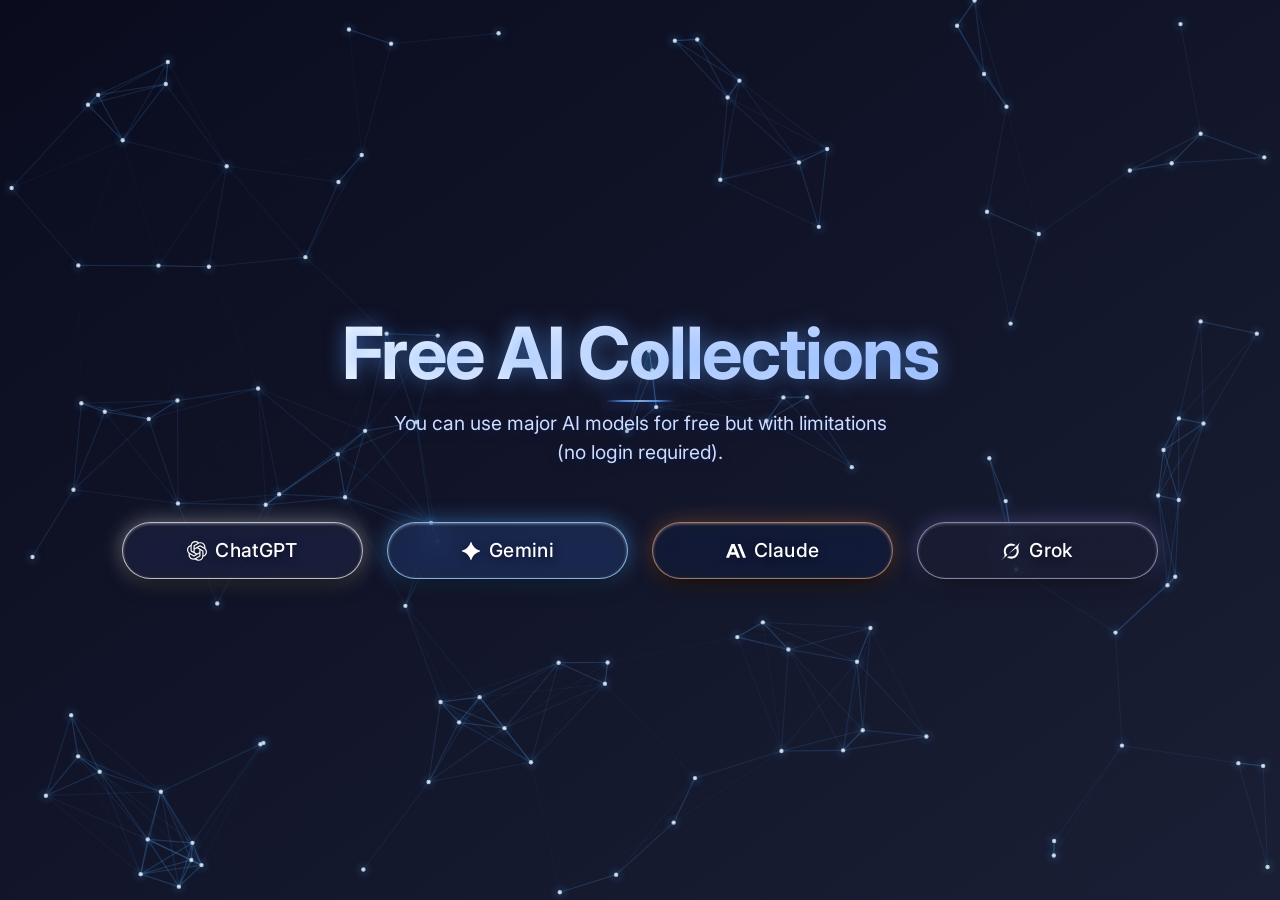
<file: index.html>
<!DOCTYPE html>
<html lang="en">
<head>
    <meta charset="UTF-8">
    <meta name="viewport" content="width=device-width, initial-scale=1.0">
    <title>Free AI Collections</title>
    <link rel="preconnect" href="https://fonts.googleapis.com">
    <link rel="preconnect" href="https://fonts.gstatic.com" crossorigin>
    <link href="https://fonts.googleapis.com/css2?family=Inter:opsz,wght@14..32,300;14..32,400;14..32,600;14..32,700&display=swap" rel="stylesheet">
    <style>
        ::selection {
            background: #b8ddff;
            color: #0a0c1e;
        }
        * {
            margin: 0;
            padding: 0;
            box-sizing: border-box;
        }

        html, body {
            height: 100vh;
            width: 100%;
            overflow: hidden;
        }

        body {
            display: flex;
            flex-direction: column;
            font-family: 'Inter', system-ui, sans-serif;
            background: linear-gradient(145deg, #0a0c1e 0%, #1a1f35 100%);
            color: #eef3fc;
            line-height: 1.5;
            position: relative;
        }

        #particle-canvas {
            position: fixed;
            top: 0;
            left: 0;
            width: 100%;
            height: 100%;
            z-index: 0;
            pointer-events: none;
            opacity: 0.9;
        }

        .top-spacer, .bottom-spacer {
            flex: 1;
            pointer-events: none;
            z-index: 1;
            position: relative;
        }

        .content {
            flex-shrink: 0;
            text-align: center;
            padding: 1rem 2rem 1.5rem;
            display: flex;
            flex-direction: column;
            align-items: center;
            justify-content: center;
            width: 100%;
            max-width: 1100px;
            margin: 0 auto;
            position: relative;
            z-index: 2;
        }

        h1 {
            font-size: clamp(2.2rem, 10vw, 4.5rem);
            font-weight: 700;
            margin-bottom: 0.4rem;
            background: linear-gradient(135deg, #ffffff, #b0c8ff);
            -webkit-background-clip: text;
            -webkit-text-fill-color: transparent;
            background-clip: text;
            letter-spacing: -0.02em;
            line-height: 1.1;
            text-shadow: 0 0 20px rgba(90, 160, 255, 0.5);
            animation: fadeUp 0.7s ease-out;
        }

        h1::after {
            content: '';
            display: block;
            width: 70px;
            height: 2px;
            background: linear-gradient(90deg, transparent, #5b9aff, #a0c8ff, #5b9aff, transparent);
            margin: 0.5rem auto 0;
            border-radius: 2px;
            opacity: 0.8;
            box-shadow: 0 0 15px #3f7eff;
        }

        .subtitle {
            font-size: clamp(0.9rem, 3.5vw, 1.2rem);
            max-width: 650px;
            margin-bottom: 2rem;
            color: #cfdcff;
            font-weight: 400;
            text-shadow: 0 2px 10px rgba(0, 40, 100, 0.7);
            animation: fadeUp 0.7s ease-out 0.1s both;
        }

        .button-group {
            display: grid;
            grid-template-columns: repeat(4, minmax(0, 1fr));
            gap: 1.5rem;
            margin-top: 1.5rem;
            animation: fadeUp 0.7s ease-out 0.2s both;
            position: relative;
            z-index: 5;
            width: 100%;
        }

        .btn {
            display: inline-flex;
            align-items: center;
            justify-content: center;
            padding: 0.8rem 2.2rem;
            border-radius: 60px;
            font-size: 1.2rem;
            font-weight: 500;
            text-decoration: none;
            color: #ffffff;
            backdrop-filter: blur(12px) saturate(180%);
            -webkit-backdrop-filter: blur(12px) saturate(180%);
            border: 1px solid rgba(110, 180, 255, 0.5);
            text-shadow: 0 2px 8px rgba(0, 0, 0, 0.5);
            transition: transform 0.2s ease, box-shadow 0.3s ease, background-color 0.2s, border-color 0.2s;
            cursor: pointer;
            text-align: center;
            letter-spacing: 0.3px;
            box-shadow: inset 0 1px 3px rgba(255,255,255,0.3), 0 10px 22px -8px rgba(0,0,0,0.5), 0 0 15px rgba(70, 140, 255, 0.4);
            background-color: rgba(20, 30, 50, 0.4);
            position: relative;
            z-index: 5;
            gap: 8px;
            width: 100%;
            min-width: 0;
            white-space: nowrap;
        }

        .btn svg {
            width: 20px;
            height: 20px;
            flex-shrink: 0;
            transition: filter 0.2s ease;
            filter: drop-shadow(0 2px 4px rgba(0, 0, 0, 0.3));
        }

        .btn[href*="chatgpt"] {
            border-color: rgba(255, 255, 255, 0.7);
            box-shadow: inset 0 1px 3px rgba(255,255,255,0.4), 0 10px 22px -8px #000, 0 0 20px rgba(255, 255, 255, 0.4);
            background-color: rgba(50, 55, 70, 0.3);
        }
        .btn[href*="gemini"] {
            border-color: rgba(150, 200, 255, 0.85);
            box-shadow: inset 0 1px 3px rgba(255,255,255,0.4), 0 10px 22px -8px #000, 0 0 20px rgba(80, 170, 255, 0.5);
            background-color: rgba(40, 65, 110, 0.4);
        }
        .btn[href*="claude"] {
            border-color: rgba(230, 160, 120, 0.7);
            box-shadow: inset 0 1px 3px rgba(255,225,200,0.4), 0 10px 22px -8px #000, 0 0 20px rgba(255, 140, 60, 0.3);
        }
        .btn[href*="grok"] {
            border-color: rgba(180, 180, 220, 0.7);
            background-color: rgba(30, 30, 45, 0.6);
            box-shadow: inset 0 1px 3px rgba(220,220,255,0.3), 0 10px 22px -8px #000, 0 0 20px rgba(160, 160, 255, 0.3);
        }

        .btn:hover {
            transform: translateY(-3px) scale(1.02);
        }

        .btn:hover svg {
            filter: drop-shadow(0 0 8px currentColor);
        }

        .btn[href*="chatgpt"]:hover {
            border-color: rgba(255, 255, 255, 1);
            box-shadow: inset 0 1px 4px white, 0 15px 28px -10px #ffffff, 0 0 30px rgba(255, 255, 255, 0.8);
            background-color: rgba(255, 255, 255, 0.15);
        }
        .btn[href*="gemini"]:hover {
            border-color: #c8e2ff;
            box-shadow: inset 0 1px 4px white, 0 15px 28px -10px #7ab0ff, 0 0 30px #8ab8ff;
            background-color: rgba(90, 160, 250, 0.25);
        }
        .btn[href*="claude"]:hover {
            border-color: #fcd2b0;
            box-shadow: inset 0 1px 4px #ffdec6, 0 15px 28px -10px #d97c3a, 0 0 30px #ffa75e;
            background-color: rgba(210, 130, 80, 0.3);
        }
        .btn[href*="grok"]:hover {
            border-color: #d8d8ff;
            box-shadow: inset 0 1px 4px #efefff, 0 15px 28px -10px #a28eff, 0 0 30px #bdb0ff;
            background-color: rgba(140, 120, 210, 0.3);
        }

        .btn:active {
            transform: translateY(-1px);
            transition: transform 0.05s;
        }

        .btn:focus-visible {
            outline: 2px solid #5b9aff;
            outline-offset: 4px;
        }

        @keyframes fadeUp {
            0% { opacity: 0; transform: translateY(15px); }
            100% { opacity: 1; transform: translateY(0); }
        }

        @media (max-width: 550px) {
            .content {
                padding: 0.5rem 1rem 1rem;
            }
            .button-group {
                grid-template-columns: repeat(2, 1fr);
                gap: 1rem;
            }
            .btn {
                padding: 0.7rem 1.5rem;
                font-size: 1.1rem;
            }
            h1 {
                font-size: clamp(2rem, 9vw, 3.5rem);
            }
        }

        @media (max-width: 380px) {
            .btn {
                white-space: normal;
                padding: 0.6rem 0.8rem;
            }
        }
    </style>
</head>
<body>
    <canvas id="particle-canvas"></canvas>

    <div class="top-spacer" aria-hidden="true"></div>

    <div class="content">
        <h1>Free AI Collections</h1>
        <p class="subtitle">You can use major AI models for free but with limitations <span style="white-space: nowrap;">(no login required).</span></p>

        <div class="button-group">
            <a href="./chatgpt" class="btn">
                <svg fill="white" fill-rule="evenodd" viewBox="0 0 24 24" xmlns="http://www.w3.org/2000/svg">
                    <title>ChatGPT</title>
                    <path d="M9.205 8.658v-2.26c0-.19.072-.333.238-.428l4.543-2.616c.619-.357 1.356-.523 2.117-.523 2.854 0 4.662 2.212 4.662 4.566 0 .167 0 .357-.024.547l-4.71-2.759a.797.797 0 00-.856 0l-5.97 3.473zm10.609 8.8V12.06c0-.333-.143-.57-.429-.737l-5.97-3.473 1.95-1.118a.433.433 0 01.476 0l4.543 2.617c1.309.76 2.189 2.378 2.189 3.948 0 1.808-1.07 3.473-2.76 4.163zM7.802 12.703l-1.95-1.142c-.167-.095-.239-.238-.239-.428V5.899c0-2.545 1.95-4.472 4.591-4.472 1 0 1.927.333 2.712.928L8.23 5.067c-.285.166-.428.404-.428.737v6.898zM12 15.128l-2.795-1.57v-3.33L12 8.658l2.795 1.57v3.33L12 15.128zm1.796 7.23c-1 0-1.927-.332-2.712-.927l4.686-2.712c.285-.166.428-.404.428-.737v-6.898l1.974 1.142c.167.095.238.238.238.428v5.233c0 2.545-1.974 4.472-4.614 4.472zm-5.637-5.303l-4.544-2.617c-1.308-.761-2.188-2.378-2.188-3.948A4.482 4.482 0 014.21 6.327v5.423c0 .333.143.571.428.738l5.947 3.449-1.95 1.118a.432.432 0 01-.476 0zm-.262 3.9c-2.688 0-4.662-2.021-4.662-4.519 0-.19.024-.38.047-.57l4.686 2.71c.286.167.571.167.856 0l5.97-3.448v2.26c0 .19-.07.333-.237.428l-4.543 2.616c-.619.357-1.356.523-2.117.523zm5.899 2.83a5.947 5.947 0 005.827-4.756C22.287 18.339 24 15.84 24 13.296c0-1.665-.713-3.282-1.998-4.448.119-.5.19-.999.19-1.498 0-3.401-2.759-5.947-5.946-5.947-.642 0-1.26.095-1.88.31A5.962 5.962 0 0010.205 0a5.947 5.947 0 00-5.827 4.757C1.713 5.447 0 7.945 0 10.49c0 1.666.713 3.283 1.998 4.448-.119.5-.19 1-.19 1.499 0 3.401 2.759 5.946 5.946 5.946.642 0 1.26-.095 1.88-.309a5.96 5.96 0 004.162 1.713z"></path>
                </svg>
                ChatGPT
            </a>
            <a href="./gemini" class="btn">
                <svg fill="white" fill-rule="evenodd" viewBox="0 0 24 24" xmlns="http://www.w3.org/2000/svg">
                    <title>Gemini</title>
                    <path d="M20.616 10.835a14.147 14.147 0 01-4.45-3.001 14.111 14.111 0 01-3.678-6.452.503.503 0 00-.975 0 14.134 14.134 0 01-3.679 6.452 14.155 14.155 0 01-4.45 3.001c-.65.28-1.318.505-2.002.678a.502.502 0 000 .975c.684.172 1.35.397 2.002.677a14.147 14.147 0 014.45 3.001 14.112 14.112 0 013.679 6.453.502.502 0 00.975 0c.172-.685.397-1.351.677-2.003a14.145 14.145 0 013.001-4.45 14.113 14.113 0 016.453-3.678.503.503 0 000-.975 13.245 13.245 0 01-2.003-.678z"></path>
                </svg>
                Gemini
            </a>
            <a href="./claude" class="btn">
                <svg fill="white" fill-rule="evenodd" viewBox="0 0 24 24" xmlns="http://www.w3.org/2000/svg">
                    <title>Claude</title>
                    <path d="M13.827 3.52h3.603L24 20h-3.603l-6.57-16.48zm-7.258 0h3.767L16.906 20h-3.674l-1.343-3.461H5.017l-1.344 3.46H0L6.57 3.522zm4.132 9.959L8.453 7.687 6.205 13.48H10.7z"></path>
                </svg>
                Claude
            </a>
            <a href="./grok" class="btn">
                <svg fill="white" fill-rule="evenodd" viewBox="0 0 24 24" xmlns="http://www.w3.org/2000/svg">
                    <title>Grok</title>
                    <path d="M9.27 15.29l7.978-5.897c.391-.29.95-.177 1.137.272.98 2.369.542 5.215-1.41 7.169-1.951 1.954-4.667 2.382-7.149 1.406l-2.711 1.257c3.889 2.661 8.611 2.003 11.562-.953 2.341-2.344 3.066-5.539 2.388-8.42l.006.007c-.983-4.232.242-5.924 2.75-9.383.06-.082.12-.164.179-.248l-3.301 3.305v-.01L9.267 15.292M7.623 16.723c-2.792-2.67-2.31-6.801.071-9.184 1.761-1.763 4.647-2.483 7.166-1.425l2.705-1.25a7.808 7.808 0 00-1.829-1A8.975 8.975 0 005.984 5.83c-2.533 2.536-3.33 6.436-1.962 9.764 1.022 2.487-.653 4.246-2.34 6.022-.599.63-1.199 1.259-1.682 1.925l7.62-6.815"></path>
                </svg>
                Grok
            </a>
        </div>
    </div>

    <div class="bottom-spacer" aria-hidden="true"></div>

    <script>
        (function() {
            const canvas = document.getElementById('particle-canvas');
            const ctx = canvas.getContext('2d');
            
            let width, height;
            let particles = [];
            const PARTICLE_COUNT = 120;
            const MAX_DIST = 150;
            const MOUSE_RADIUS = 120;
            let mouseX = -1000, mouseY = -1000;
            let mouseActive = false;

            function initParticles() {
                particles = [];
                for (let i = 0; i < PARTICLE_COUNT; i++) {
                    particles.push({
                        x: Math.random() * width,
                        y: Math.random() * height,
                        vx: (Math.random() - 0.5) * 0.4,
                        vy: (Math.random() - 0.5) * 0.4,
                    });
                }
            }

            function resizeCanvas() {
                width = window.innerWidth;
                height = window.innerHeight;
                canvas.width = width;
                canvas.height = height;
                initParticles();
            }

            function updateParticles() {
                for (let p of particles) {
                    if (mouseActive) {
                        const dx = p.x - mouseX;
                        const dy = p.y - mouseY;
                        const dist = Math.sqrt(dx * dx + dy * dy);
                        if (dist < MOUSE_RADIUS) {
                            const angle = Math.atan2(dy, dx);
                            const force = (1 - dist / MOUSE_RADIUS) * 0.3;
                            p.x += Math.cos(angle) * force * 2;
                            p.y += Math.sin(angle) * force * 2;
                            p.vx += (Math.random() - 0.5) * 0.05;
                            p.vy += (Math.random() - 0.5) * 0.05;
                        }
                    }

                    p.x += p.vx;
                    p.y += p.vy;

                    if (p.x < 0) { p.x = 0; p.vx *= -0.5; }
                    if (p.x > width) { p.x = width; p.vx *= -0.5; }
                    if (p.y < 0) { p.y = 0; p.vy *= -0.5; }
                    if (p.y > height) { p.y = height; p.vy *= -0.5; }

                    p.vx += (Math.random() - 0.5) * 0.02;
                    p.vy += (Math.random() - 0.5) * 0.02;

                    p.vx = Math.min(Math.max(p.vx, -1.2), 1.2);
                    p.vy = Math.min(Math.max(p.vy, -1.2), 1.2);
                }
            }

            function draw() {
                ctx.clearRect(0, 0, width, height);

                for (let i = 0; i < particles.length; i++) {
                    for (let j = i + 1; j < particles.length; j++) {
                        const dx = particles[i].x - particles[j].x;
                        const dy = particles[i].y - particles[j].y;
                        const dist = Math.sqrt(dx * dx + dy * dy);
                        if (dist < MAX_DIST) {
                            const opacity = (1 - dist / MAX_DIST) * 0.35;
                            ctx.strokeStyle = `rgba(80, 170, 255, ${opacity})`;
                            ctx.lineWidth = 1.2;
                            ctx.beginPath();
                            ctx.moveTo(particles[i].x, particles[i].y);
                            ctx.lineTo(particles[j].x, particles[j].y);
                            ctx.stroke();
                        }
                    }
                }

                for (let p of particles) {
                    ctx.beginPath();
                    ctx.arc(p.x, p.y, 2.2, 0, Math.PI * 2);
                    ctx.fillStyle = 'rgba(210, 235, 255, 0.9)';
                    ctx.shadowColor = '#6ab0ff';
                    ctx.shadowBlur = 10;
                    ctx.fill();
                    ctx.beginPath();
                    ctx.arc(p.x, p.y, 1, 0, Math.PI * 2);
                    ctx.fillStyle = 'white';
                    ctx.shadowBlur = 15;
                    ctx.fill();
                }
                ctx.shadowBlur = 0;
            }

            function animate() {
                updateParticles();
                draw();
                requestAnimationFrame(animate);
            }

            function onMouseMove(e) {
                mouseX = e.clientX;
                mouseY = e.clientY;
                mouseActive = true;
            }
            function onMouseLeave() {
                mouseActive = false;
            }
            function onTouchMove(e) {
                if (e.touches.length > 0) {
                    mouseX = e.touches[0].clientX;
                    mouseY = e.touches[0].clientY;
                    mouseActive = true;
                }
            }
            function onTouchEnd() {
                mouseActive = false;
            }

            document.addEventListener('mousemove', onMouseMove);
            document.addEventListener('mouseleave', onMouseLeave);
            document.addEventListener('touchmove', onTouchMove);
            document.addEventListener('touchend', onTouchEnd);
            document.addEventListener('touchcancel', onTouchEnd);

            window.addEventListener('resize', () => {
                resizeCanvas();
            });

            resizeCanvas();
            animate();
        })();
    </script>
</body>
</html>
</file>
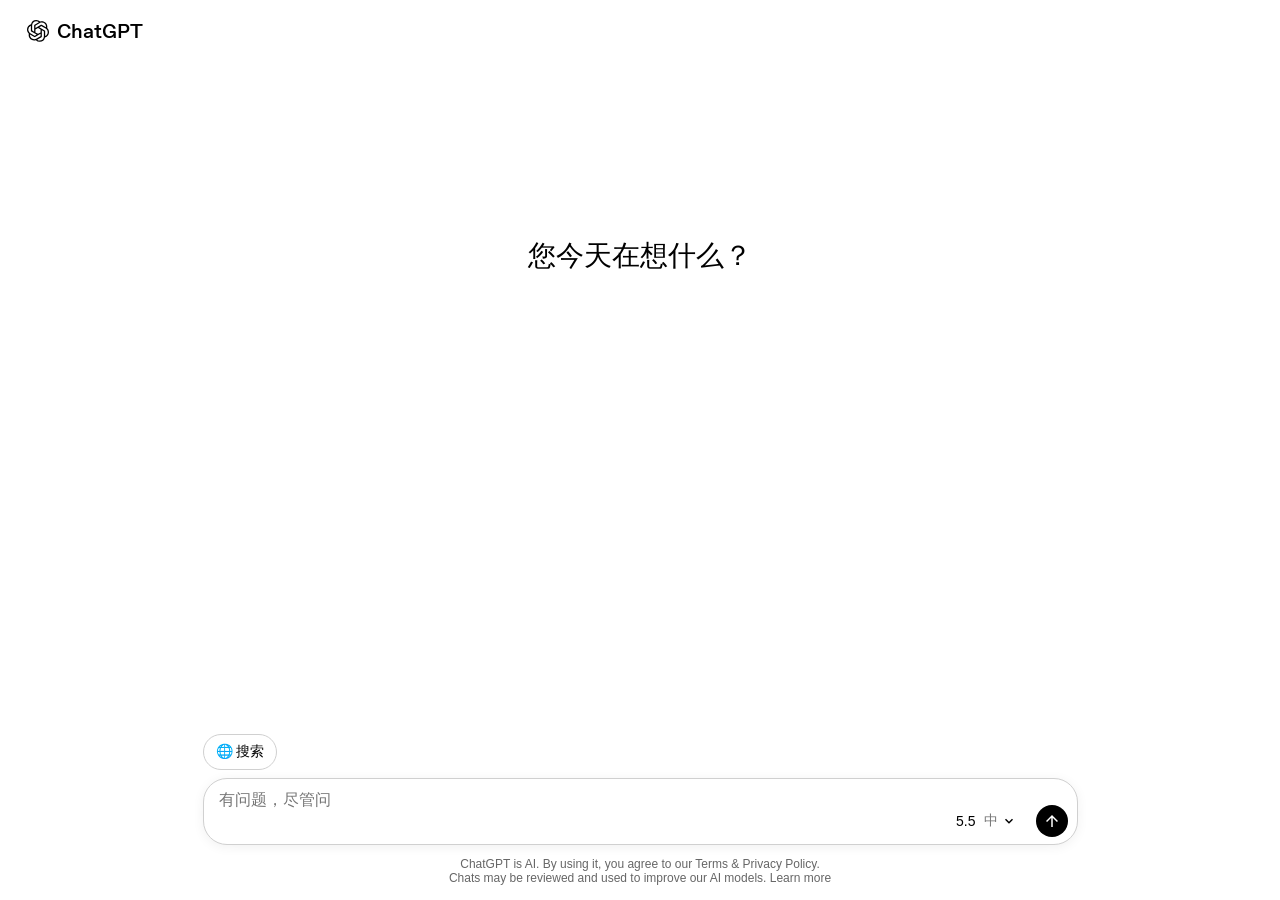
<file: chatgpt/index.html>
<!DOCTYPE html>
<html lang="zh-CN">
<head>
    <meta charset="UTF-8">
    <title>ChatGPT</title>
    <meta name="viewport" content="width=device-width, initial-scale=1.0, maximum-scale=1.0, user-scalable=no">
    <link rel="icon" href="favicon.png" type="image/png">
    <link rel="stylesheet" href="/lib/katex/katex.min.css">
    <script src="/lib/katex/katex.min.js"></script>
    <script src="https://js.puter.com/v2/"></script>
    <script src="/lib/marked.min.js"></script>
    <link rel="stylesheet" href="style.css">
    <link rel="stylesheet" href="/lib/markdown.css">
</head>
<body>
    <div class="header">
        <div class="logo-wrapper" id="logoWrapper">
            <svg fill="currentColor" fill-rule="evenodd" height="1em" style="flex:none;line-height:1" viewBox="0 0 24 24" width="1em" xmlns="http://www.w3.org/2000/svg"><title>OpenAI</title><path d="M9.205 8.658v-2.26c0-.19.072-.333.238-.428l4.543-2.616c.619-.357 1.356-.523 2.117-.523 2.854 0 4.662 2.212 4.662 4.566 0 .167 0 .357-.024.547l-4.71-2.759a.797.797 0 00-.856 0l-5.97 3.473zm10.609 8.8V12.06c0-.333-.143-.57-.429-.737l-5.97-3.473 1.95-1.118a.433.433 0 01.476 0l4.543 2.617c1.309.76 2.189 2.378 2.189 3.948 0 1.808-1.07 3.473-2.76 4.163zM7.802 12.703l-1.95-1.142c-.167-.095-.239-.238-.239-.428V5.899c0-2.545 1.95-4.472 4.591-4.472 1 0 1.927.333 2.712.928L8.23 5.067c-.285.166-.428.404-.428.737v6.898zM12 15.128l-2.795-1.57v-3.33L12 8.658l2.795 1.57v3.33L12 15.128zm1.796 7.23c-1 0-1.927-.332-2.712-.927l4.686-2.712c.285-.166.428-.404.428-.737v-6.898l1.974 1.142c.167.095.238.238.238.428v5.233c0 2.545-1.974 4.472-4.614 4.472zm-5.637-5.303l-4.544-2.617c-1.308-.761-2.188-2.378-2.188-3.948A4.482 4.482 0 014.21 6.327v5.423c0 .333.143.571.428.738l5.947 3.449-1.95 1.118a.432.432 0 01-.476 0zm-.262 3.9c-2.688 0-4.662-2.021-4.662-4.519 0-.19.024-.38.047-.57l4.686 2.71c.286.167.571.167.856 0l5.97-3.448v2.26c0 .19-.07.333-.237.428l-4.543 2.616c-.619.357-1.356.523-2.117.523zm5.899 2.83a5.947 5.947 0 005.827-4.756C22.287 18.339 24 15.84 24 13.296c0-1.665-.713-3.282-1.998-4.448.119-.5.19-.999.19-1.498 0-3.401-2.759-5.947-5.946-5.947-.642 0-1.26.095-1.88.31A5.962 5.962 0 0010.205 0a5.947 5.947 0 00-5.827 4.757C1.713 5.447 0 7.945 0 10.49c0 1.666.713 3.283 1.998 4.448-.119.5-.19 1-.19 1.499 0 3.401 2.759 5.946 5.946 5.946.642 0 1.26-.095 1.88-.309a5.96 5.96 0 004.162 1.713z"></path></svg>
            <span class="logo-text">ChatGPT</span>
        </div>
        <div class="auth-container" id="authContainer">
            <button class="login-btn" id="loginBtn" style="display: none;">Log in</button>
        </div>
    </div>
    <div class="chat-container" id="chatContainer">
        <div class="welcome-message" id="welcomeMessage"></div>
    </div>
    <div class="bottom-section">
        <button class="web-search-toggle" id="webSearchToggle">🌐 搜索</button>
        <div class="input-container" id="inputContainer">
            <textarea class="input-box" id="inputBox" placeholder="有问题，尽管问" rows="2"></textarea>
            <div class="model-picker-trigger" id="modelPickerTrigger">
                <span id="selectedModelLabel" style="color:#000;">5.5</span>
                <span id="selectedIntensityLabel" style="color:#777; margin-left:4px;">中</span>
                <span class="arrow"></span>
            </div>
            <div class="model-picker-dropdown" id="modelPickerDropdown">
                <div class="dropdown-section" id="modelSection">
                    <div class="dropdown-header-toggle" id="modelHeaderToggle">
                        <span>模型</span>
                        <span class="side-arrow"></span>
                    </div>
                </div>
                <div class="dropdown-section" id="intensitySection">
                    <div class="dropdown-header-toggle" id="intensityHeaderToggle">
                        <span>推理强度</span>
                        <span class="side-arrow"></span>
                    </div>
                </div>
            </div>
            <div class="model-picker-secondary-dropdown" id="modelPickerSecondaryDropdown">
                <div class="dropdown-sub-list" id="modelSubList">
                    <div class="dropdown-item model-item selected" data-model="5.5">5.5</div>
                    <div class="dropdown-item model-item" data-model="5.6 Sol">5.6 Sol</div>
                    <div class="dropdown-item model-item" data-model="5.6 Terra">5.6 Terra</div>
                    <div class="dropdown-item model-item" data-model="5.6 Luna">5.6 Luna</div>
                    <div class="dropdown-item model-item" data-model="5.4">5.4</div>
                    <div class="dropdown-item model-item" data-model="5.4 Mini">5.4 Mini</div>
                </div>
                <div class="dropdown-sub-list" id="intensitySubList">
                    <div class="dropdown-item intensity-item selected" data-intensity="mid">中</div>
                    <div class="dropdown-item intensity-item" data-intensity="high">高</div>
                </div>
            </div>
            <button class="send-button" id="sendButton">
                <svg viewBox="0 0 24 24"><path d="M4 12l1.41 1.41L11 7.83V20h2V7.83l5.58 5.58L20 12l-8-8-8 8z"></path></svg>
            </button>
        </div>
        <div class="footer">
            <span class="footer-line">ChatGPT is AI. By using it, you agree to our Terms & Privacy Policy.</span>
            <span class="footer-line">Chats may be reviewed and used to improve our AI models. Learn more</span>
        </div>
    </div>
    <script src="app.js"></script>
</body>
</html>
</file>
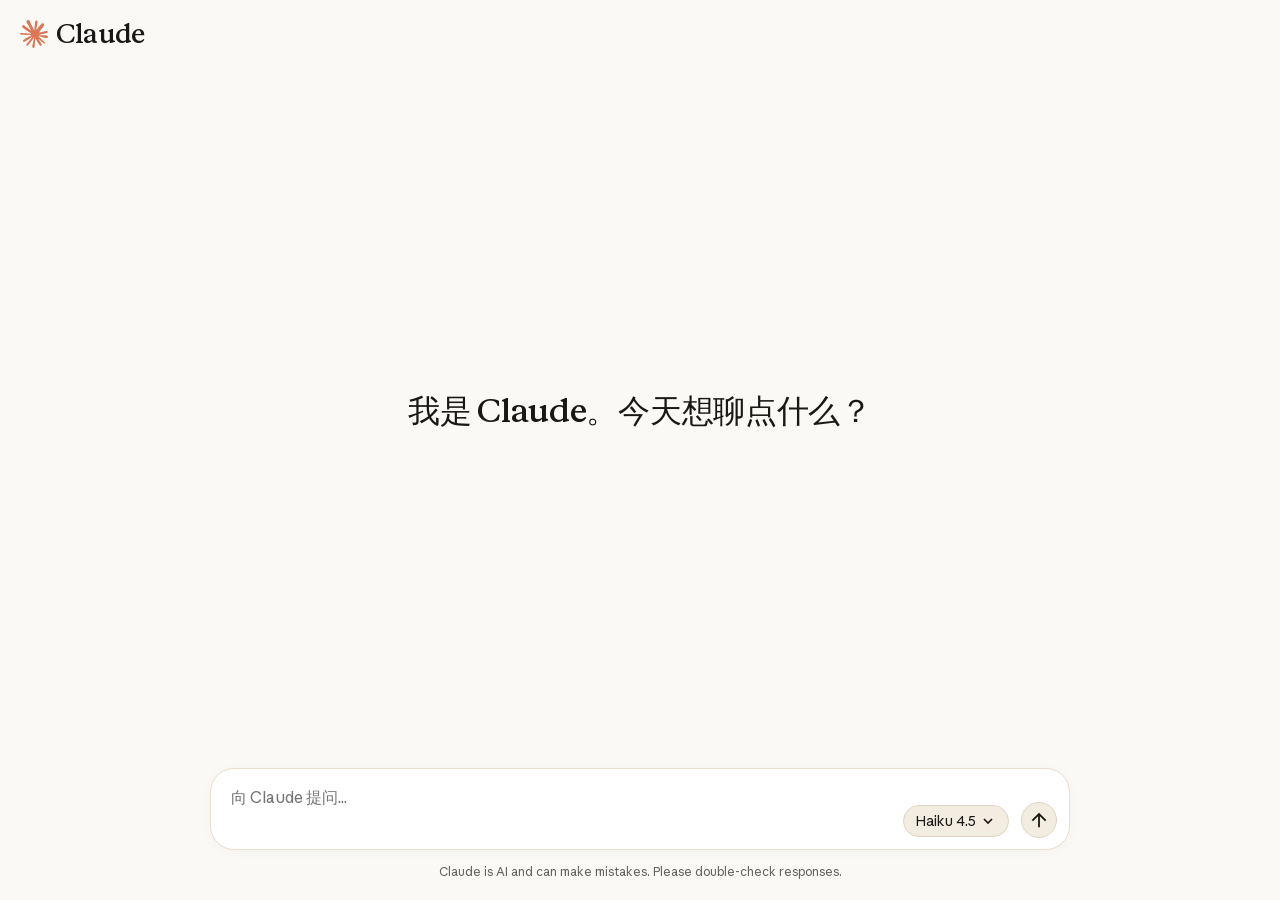
<file: claude/index.html>
<!DOCTYPE html>
<html lang="zh-CN">
<head>
    <meta charset="UTF-8">
    <title>Claude</title>
    <meta name="viewport" content="width=device-width, initial-scale=1.0, maximum-scale=1.0, user-scalable=no">
    <link rel="icon" href="favicon.png" type="image/png">
    
    <link rel="stylesheet" href="/lib/katex/katex.min.css">
    <script src="/lib/katex/katex.min.js"></script>
    <script src="https://js.puter.com/v2/"></script>
    <script src="/lib/marked.min.js"></script>
    
    <link rel="stylesheet" href="style.css">
    <link rel="stylesheet" href="/lib/markdown.css">
</head>
<body>
    <div class="header">
        <div class="claude-brand-wrapper" id="claudeRefreshBtn">
            <svg height="1em" style="flex:none;line-height:1; width: 28px; height: 28px;" viewBox="0 0 24 24" width="1em" xmlns="http://www.w3.org/2000/svg"><title>Claude</title><path d="M4.709 15.955l4.72-2.647.08-.23-.08-.128H9.2l-.79-.048-2.698-.073-2.339-.097-2.266-.122-.571-.121L0 11.784l.055-.352.48-.321.686.06 1.52.103 2.278.158 1.652.097 2.449.255h.389l.055-.157-.134-.098-.103-.097-2.358-1.596-2.552-1.688-1.336-.972-.724-.491-.364-.462-.158-1.008.656-.722.881.06.225.061.893.686 1.908 1.476 2.491 1.833.365.304.145-.103.019-.073-.164-.274-1.355-2.446-1.446-2.49-.644-1.032-.17-.619a2.97 2.97 0 01-.104-.729L6.283.134 6.696 0l.996.134.42.364.62 1.414 1.002 2.229 1.555 3.03.456.898.243.832.091.255h.158V9.01l.128-1.706.237-2.095.23-2.695.08-.76.376-.91.747-.492.584.28.48.685-.067.444-.286 1.851-.559 2.903-.364 1.942h.212l.243-.242.985-1.306 1.652-2.064.73-.82.85-.904.547-.431h1.033l.76 1.129-.34 1.166-1.064 1.347-.881 1.142-1.264 1.7-.79 1.36.073.11.188-.02 2.856-.606 1.543-.28 1.841-.315.833.388.091.395-.328.807-1.969.486-2.309.462-3.439.813-.042.03.049.061 1.549.146.662.036h1.622l3.02.225.79.522.474.638-.079.485-1.215.62-1.64-.389-3.829-.91-1.312-.329h-.182v.11l1.093 1.068 2.006 1.81 2.509 2.33.127.578-.322.455-.34-.049-2.205-1.657-.851-.747-1.926-1.62h-.128v.17l.444.649 2.345 3.521.122 1.08-.17.353-.608.213-.668-.122-1.374-1.925-1.415-2.167-1.143-1.943-.14.08-.674 7.254-.316.37-.729.28-.607-.461-.322-.747.322-1.476.389-1.924.315-1.53.286-1.9.17-.632-.012-.042-.14.018-1.434 1.967-2.18 2.945-1.726 1.845-.414.164-.717-.37.067-.662.401-.589 2.388-3.036 1.44-1.882.93-1.086-.006-.158h-.055L4.132 18.56l-1.13.146-.487-.456.061-.746.231-.243 1.908-1.312-.006.006z" fill="#D97757" fill-rule="nonzero"></path></svg>
            <span class="claude-title-text">Claude</span>
        </div>
        <div class="auth-container" id="authContainer">
            <button class="login-btn" id="loginBtn" style="display: none;">Log in</button>
        </div>
    </div>
    
    <div class="chat-container" id="chatContainer">
        <div class="welcome-message" id="welcomeMessage">我是 Claude。今天想聊点什么？</div>
    </div>
    
    <div class="bottom-section">
        <div class="input-container" id="inputContainer">
            <div class="model-picker-trigger" id="modelPickerTrigger">
                <span id="selectedModelLabel">Haiku 4.5</span>
                <span class="arrow"></span>
            </div>
            <div class="model-picker-dropdown" id="modelPickerDropdown">
                <div class="dropdown-header">Claude Models</div>
                
                <div class="dropdown-item" data-model="claude-haiku-4-5" data-label="Haiku 4.5">
                    <div class="item-info">
                        <span class="item-title">Claude Haiku 4.5</span>
                        <span class="item-desc">轻快敏捷，适合即时响应</span>
                    </div>
                    <span class="check-mark" style="display: none;" id="checkHaiku">
                        <svg viewBox="0 0 24 24"><path d="M9 16.17L4.83 12l-1.42 1.41L9 19 21 7l-1.41-1.41L9 16.17z"/></svg>
                    </span>
                </div>
                
                <div class="dropdown-item" data-model="claude-opus-4-8" data-label="Opus 4.8">
                    <div class="item-info">
                        <span class="item-title">Claude Opus 4.8</span>
                        <span class="item-desc">全面而深刻，处理复杂逻辑</span>
                    </div>
                    <span class="check-mark" style="display: none;" id="checkOpus">
                        <svg viewBox="0 0 24 24"><path d="M9 16.17L4.83 12l-1.42 1.41L9 19 21 7l-1.41-1.41L9 16.17z"/></svg>
                    </span>
                </div>

                <div class="dropdown-item" data-model="claude-fable-5" data-label="Fable 5">
                    <div class="item-info">
                        <span class="item-title">Claude Fable 5</span>
                        <span class="item-desc">前沿尖端，极高阶的研究与推理</span>
                    </div>
                    <span class="check-mark" style="display: none;" id="checkFable">
                        <svg viewBox="0 0 24 24"><path d="M9 16.17L4.83 12l-1.42 1.41L9 19 21 7l-1.41-1.41L9 16.17z"/></svg>
                    </span>
                </div>
            </div>

            <textarea class="input-box" id="inputBox" placeholder="向 Claude 提问..." rows="2"></textarea>
            <button class="send-button" id="sendButton">
                <svg viewBox="0 0 24 24"><path d="M4 12l1.41 1.41L11 7.83V20h2V7.83l5.58 5.58L20 12l-8-8-8 8z"></path></svg>
            </button>
        </div>
        <div class="footer">Claude is AI and can make mistakes. Please double-check responses.</div>
    </div>

    <script src="app.js"></script>
</body>
</html>
</file>
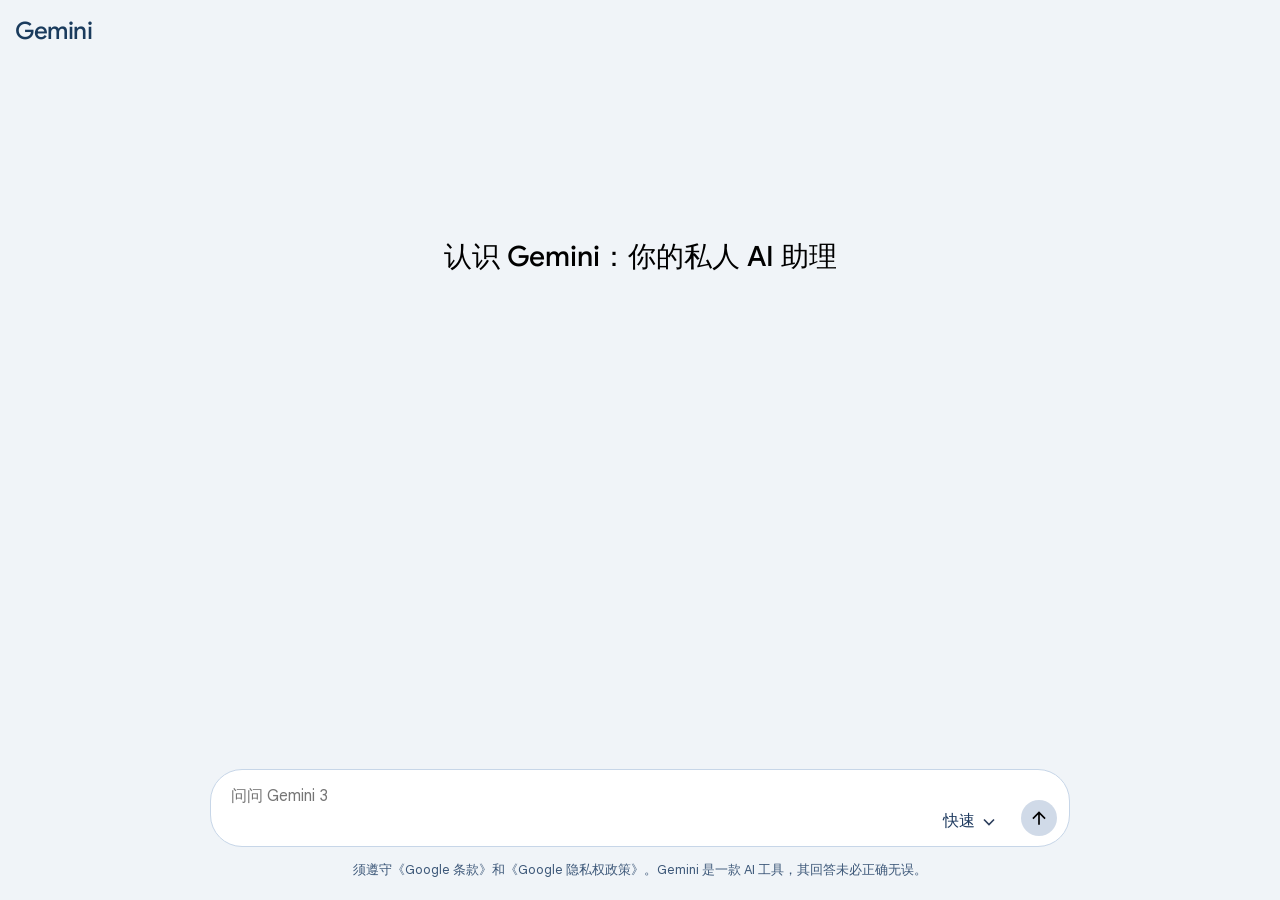
<file: gemini/index.html>
<!DOCTYPE html>
<html lang="zh-CN">
<head>
    <meta charset="UTF-8">
    <title>Google Gemini</title>
    <meta name="viewport" content="width=device-width, initial-scale=1.0, maximum-scale=1.0, user-scalable=no">
    <link rel="icon" href="favicon.png" type="image/png">
    
    <link rel="stylesheet" href="/lib/katex/katex.min.css">
    <script src="/lib/katex/katex.min.js"></script>
    <script src="https://js.puter.com/v2/"></script>
    <script src="/lib/marked.min.js"></script>
    
    <link rel="stylesheet" href="style.css">
</head>
<body>
    <div class="header">
        <button class="gemini-btn" id="geminiRefreshBtn">Gemini</button>
    </div>
    
    <div class="chat-container" id="chatContainer">
        <div class="welcome-message" id="welcomeMessage">认识 Gemini：你的私人 AI 助理</div>
    </div>
    
    <div class="bottom-section">
        <div class="input-container" id="inputContainer">
            <div class="model-picker-trigger" id="modelPickerTrigger">
                <span id="selectedModelLabel">快速</span>
                <span class="arrow"></span>
            </div>
            <div class="model-picker-dropdown" id="modelPickerDropdown">
                <div class="dropdown-header">Gemini 3</div>
                <div class="dropdown-item" data-model="google/gemini-3-flash-preview" data-label="快速">
                    <div class="item-info">
                        <span class="item-title">快速</span>
                        <span class="item-desc">快速回答</span>
                    </div>
                    <span class="check-mark" style="display: none;" id="checkFlash">
                        <svg viewBox="0 0 24 24"><path d="M9 16.17L4.83 12l-1.42 1.41L9 19 21 7l-1.41-1.41L9 16.17z"/></svg>
                    </span>
                </div>
                <div class="dropdown-item" data-model="google/gemini-3.1-pro-preview" data-label="Pro">
                    <div class="item-info">
                        <span class="item-title">Pro</span>
                        <span class="item-desc">使用 3.1 Pro 处理高阶数学和代码任务</span>
                    </div>
                    <span class="check-mark" style="display: none;" id="checkPro">
                        <svg viewBox="0 0 24 24"><path d="M9 16.17L4.83 12l-1.42 1.41L9 19 21 7l-1.41-1.41L9 16.17z"/></svg>
                    </span>
                </div>
            </div>

            <textarea class="input-box" id="inputBox" placeholder="问问 Gemini 3" rows="2"></textarea>
            <button class="send-button" id="sendButton">
                <svg viewBox="0 0 24 24"><path d="M4 12l1.41 1.41L11 7.83V20h2V7.83l5.58 5.58L20 12l-8-8-8 8z"></path></svg>
            </button>
        </div>
        <div class="footer">须遵守《Google 条款》和《Google 隐私权政策》。Gemini 是一款 AI 工具，其回答未必正确无误。</div>
    </div>

    <script src="app.js"></script>
</body>
</html>
</file>
<file: chatgpt/style.css>
@font-face { font-family: 'OpenAI Sans'; src: url('openai-sans.woff2') format('woff2'); font-weight: normal; font-style: normal; }
* { margin: 0; padding: 0; box-sizing: border-box; }
::selection { background: #b8ddff; }
html, body { height: 100%; overflow: hidden; }
body { font-family: -apple-system, BlinkMacSystemFont, 'Segoe UI', Roboto, sans-serif; background: #fff; color: #000; display: flex; flex-direction: column; }
.header { padding: 12px 15px; background: #fff; display: flex; align-items: center; justify-content: space-between; flex-shrink: 0; }
.logo-wrapper { display: flex; align-items: center; gap: 8px; cursor: pointer; padding: 8px 12px; border-radius: 8px; user-select: none; transition: background 0.2s ease; }
.logo-wrapper:hover { background: #f0f0f0; }
.logo-wrapper svg { width: 22px; height: 22px; color: #000; }
.logo-text { font-family: 'OpenAI Sans', -apple-system, sans-serif; font-size: 20px; font-weight: 500; color: #000; line-height: 1; }
.auth-container { display: flex; align-items: center; }
.login-btn { background-color: #000; color: #fff; border: none; padding: 8px 18px; font-size: 14px; font-weight: 500; border-radius: 20px; cursor: pointer; transition: background 0.25s ease; }
.login-btn:hover { background-color: #333; }
.chat-container { flex: 1; overflow-y: auto; padding: 15px; display: flex; flex-direction: column; min-height: 0; }
.msg-row { width: 100%; margin-bottom: 16px; display: flex; flex-direction: column; align-items: flex-start; }
.msg-row.user { align-items: flex-end; }
.msg-bubble { max-width: 100%; background: transparent; border-radius: 10px; padding: 16px 0; word-wrap: break-word; width: 100%; }
.msg-bubble.user { background: #f3f3f3; padding: 16px 18px; max-width: 85%; width: auto; }
.model-tag { background: transparent; border: 1px solid #ccc; border-radius: 8px; padding: 6px 12px; font-size: 14px; width: fit-content; margin-bottom: 4px; font-weight: bold; }
.thinking-dot { width: 10px; height: 10px; background: black; border-radius: 50%; margin: 0 0 16px 0; animation: breathe 1.2s ease-in-out infinite; }
@keyframes breathe { 0% { transform: scale(1); } 50% { transform: scale(1.2); } 100% { transform: scale(1); } }
.welcome-message { text-align: center; padding: 40px 20px; color: #000; font-size: 28px; margin: 120px auto auto auto; }
.bottom-section { padding: 15px; background: #fff; flex-shrink: 0; }
.web-search-toggle { border: 1px solid #d0d0d0; border-radius: 18px; background: #fff; padding: 8px 12px; font-size: 14px; cursor: pointer; display: inline-flex; align-items: center; gap: 4px; height: 36px; margin-bottom: 8px; transition: all 0.25s ease; }
.web-search-toggle:hover { background: #f0f0f0; border-color: #bbb; }
.web-search-toggle.active { background: #e3f2fd; color: #1565c0; border-color: #1565c0; }
.web-search-toggle.active:hover { background: #d0e8ff; }
.input-container { display: flex; align-items: flex-start; position: relative; width: 100%; }
.input-box { flex: 1; min-height: 48px; max-height: 132px; padding: 10px 160px 10px 15px; border: 1px solid #d0d0d0; border-radius: 24px; resize: none; font-size: 16px; font-family: inherit; background: #fff; color: #000; line-height: 1.4; box-shadow: 0 2px 12px rgba(0,0,0,0.06); transition: border-color 0.25s ease, box-shadow 0.25s ease; }
.input-box:focus { outline: none; border-color: #888; box-shadow: 0 2px 16px rgba(0,0,0,0.10); }
.input-container.disabled-mask { opacity: 0.5; }
.input-container.disabled-mask .model-picker-trigger, .input-container.disabled-mask .send-button { pointer-events: none; opacity: 0.4; }
.model-picker-trigger { position: absolute; right: 52px; bottom: 8px; display: flex; align-items: center; gap: 4px; padding: 6px 10px; border-radius: 16px; background: transparent; cursor: pointer; user-select: none; font-size: 14px; transition: background 0.2s ease; white-space: nowrap; z-index: 2; border: none; height: 32px; }
.model-picker-trigger:hover { background: #f0f0f0; }
.model-picker-trigger .arrow { width: 14px; height: 14px; background: url('data:image/svg+xml;utf8,<svg xmlns="http://www.w3.org/2000/svg" width="16" height="16" viewBox="0 0 24 24" fill="none" stroke="black" stroke-width="2.5"><path d="M6 9l6 6 6-6"/></svg>') no-repeat center/contain; transition: transform 0.25s ease; flex-shrink: 0; }
.model-picker-dropdown { position: absolute; bottom: calc(100% + 8px); right: 52px; width: 120px; background: #fff; border-radius: 12px; padding: 0; box-shadow: 0 4px 20px rgba(0,0,0,0.13); border: 1px solid #d0d0d0; display: none; z-index: 1100; overflow: hidden; }
.model-picker-dropdown.active { display: block; }
.dropdown-section { border-bottom: 1px solid #eaeaea; }
.dropdown-section:last-child { border-bottom: none; }
.dropdown-header-toggle { padding: 12px 14px; font-size: 14px; font-weight: 500; color: #000; display: flex; align-items: center; justify-content: space-between; cursor: pointer; user-select: none; transition: background 0.2s ease; }
.dropdown-header-toggle:hover { background: #f0f0f0; }
.dropdown-header-toggle .side-arrow { width: 14px; height: 14px; background: url('data:image/svg+xml;utf8,<svg xmlns="http://www.w3.org/2000/svg" width="16" height="16" viewBox="0 0 24 24" fill="none" stroke="black" stroke-width="2.5"><path d="M9 5l7 7-7 7"/></svg>') no-repeat center/contain; flex-shrink: 0; transition: none; }
.model-picker-secondary-dropdown { position: absolute; bottom: calc(100% + 8px); right: 176px; width: 160px; background: #fff; border-radius: 12px; padding: 0; box-shadow: 0 4px 20px rgba(0,0,0,0.13); border: 1px solid #d0d0d0; display: none; z-index: 1100; overflow: hidden; }
.model-picker-secondary-dropdown.active { display: block; }
.dropdown-sub-list { display: none; padding: 0; background: #fff; }
.dropdown-sub-list.active { display: block; }
.dropdown-item { padding: 12px 16px; cursor: pointer; font-size: 14px; color: #000; display: flex; align-items: center; justify-content: space-between; font-weight: normal; background: transparent; transition: background 0.2s ease; }
.dropdown-item:hover { background: #f0f0f0 !important; }
.dropdown-item.selected { font-weight: normal; background: transparent; }
.dropdown-item.selected::after { content: ""; width: 14px; height: 14px; background: url('data:image/svg+xml;utf8,<svg xmlns="http://www.w3.org/2000/svg" width="16" height="16" viewBox="0 0 24 24" fill="none" stroke="black" stroke-width="2.5"><path d="M4 12l5 5 11-11"/></svg>') no-repeat center/contain; flex-shrink: 0; }
.send-button { position: absolute; right: 10px; bottom: 8px; border: none; border-radius: 50%; background: #000; width: 32px; height: 32px; cursor: pointer; display: flex; align-items: center; justify-content: center; z-index: 2; transition: background 0.25s ease, transform 0.15s ease; }
.send-button:hover:not(:disabled) { background: #2a2a2a; transform: scale(1.04); }
.send-button:active:not(:disabled) { transform: scale(0.94); }
.send-button:disabled { background: #ccc; cursor: not-allowed; }
.send-button svg { fill: white; width: 18px; height: 18px; }
.footer { text-align: center; padding: 12px 15px 0; font-size: 12px; color: #666; }
.footer-line { display: block; }
.copy-btn { width: 18px; height: 18px; background: none; border: none; cursor: pointer; margin-top: 4px; flex-shrink: 0; padding: 0; display: inline-flex; align-items: center; justify-content: center; transition: opacity 0.2s ease; }
.copy-btn:hover { opacity: 0.6; }
.copy-btn svg { width: 18px; height: 18px; display: block; }
.copy-btn svg path { fill: #777; }
.msg-row.ai .copy-btn { align-self: flex-start; margin-left: 2px; }
.msg-row.user .copy-btn { align-self: flex-end; margin-right: 2px; }
@media (min-width: 768px) { .input-container { width: 70%; margin: 0 auto; } .web-search-toggle { margin-left: 15%; } .model-picker-dropdown { right: calc(50% - 35% + 52px); } .model-picker-secondary-dropdown { right: calc(50% - 35% + 176px); } }
</file>
<file: lib/markdown.css>
* {
    box-sizing: border-box;
}

.msg-text {
    font-size: 15px;
    line-height: 1.6;
    color: #1f2328;
    word-break: break-word;
}

.msg-text h1,
.msg-text h2,
.msg-text h3,
.msg-text h4,
.msg-text h5,
.msg-text h6 {
    margin-top: 16px;
    margin-bottom: 8px;
    font-weight: 600;
    line-height: 1.25;
    color: #1f2328;
}

.msg-text h1 { font-size: 1.4rem; border: none; padding: 0; } 
.msg-text h2 { font-size: 1.25rem; }
.msg-text h3 { font-size: 1.15rem; }
.msg-text h4 { font-size: 1.0rem; }

.msg-text p {
    margin-top: 0;
    margin-bottom: 10px;
}

.msg-text ul,
.msg-text ol {
    margin-top: 0;
    margin-bottom: 10px;
    padding-left: 20px;
}

.msg-text li {
    margin-bottom: 4px;
}

.msg-text code {
    font-family: Menlo, Monaco, Consolas, "Courier New", monospace;
    background-color: rgba(0, 0, 0, 0.05) !important;
    color: #24292e !important;
    padding: 2px 8px !important;
    margin: 0 3px;
    border-radius: 20px !important;
    font-size: 0.85em !important;
    border: 1px solid rgba(0, 0, 0, 0.03) !important;
}

.msg-text pre {
    margin: 12px 0;
    padding: 14px;
    background-color: #f6f8fa;
    border: 1px solid #d0d7de;
    border-radius: 8px;
    overflow-x: auto;
}

.msg-text pre code {
    background-color: transparent !important;
    color: inherit !important;
    padding: 0 !important;
    margin: 0 !important;
    border-radius: 0 !important;
    border: none !important;
    font-size: 13.5px !important;
}

.msg-text table {
    display: block;
    width: 100% !important;
    overflow-x: auto;
    border-collapse: collapse !important;
    margin: 14px 0 !important;
}

.msg-text table th,
.msg-text table td {
    border: 1px solid #d0d7de !important;
    padding: 8px 12px !important;
    text-align: left;
    font-size: 14px;
}

.msg-text table th {
    background-color: #f6f8fa !important;
    font-weight: 600;
}

.msg-text table tr:nth-child(even) {
    background-color: rgba(0, 0, 0, 0.015);
}

.msg-text blockquote {
    margin: 10px 0;
    padding-left: 14px;
    border-left: 4px solid #d0d7de;
    color: #57606a;
}

.msg-text > *:first-child { margin-top: 0 !important; }
.msg-text > *:last-child { margin-bottom: 0 !important; }
</file>
<file: claude/style.css>
@font-face {
    font-family: 'Anthropic Sans';
    src: url('anthropic-sans.woff2') format('woff2');
    font-weight: 400;
    font-style: normal;
    font-display: swap;
}
@font-face {
    font-family: 'Anthropic Serif';
    src: url('anthropic-serif.woff2') format('woff2');
    font-weight: 500;
    font-style: normal;
    font-display: swap;
}

::selection {
    background-color: #CDE2FB;
    color: #000000;
}
::-moz-selection {
    background-color: #CDE2FB;
    color: #000000;
}

* { 
    margin: 0; 
    padding: 0; 
    box-sizing: border-box; 
}
html, body {
    height: 100%;
    overflow: hidden;
    margin: 0;
}
body {
    font-family: 'Anthropic Sans', "PingFang SC", "Microsoft YaHei", sans-serif;
    background: #FAF9F5;
    color: #191816;
    display: flex;
    flex-direction: column;
}
.header {
    padding: 16px 20px;
    background: #FAF9F5;
    display: flex;
    align-items: center;
    justify-content: space-between;
    flex-shrink: 0;
}
.claude-brand-wrapper {
    display: flex;
    align-items: center;
    gap: 8px;
    cursor: pointer;
    user-select: none;
    padding: 4px 0;
}
.claude-brand-wrapper:hover {
    opacity: 0.85;
}
.claude-icon {
    width: 28px;
    height: 28px;
    object-fit: contain;
}
.claude-title-text {
    font-family: 'Anthropic Serif', "PingFang SC", "Microsoft YaHei", sans-serif;
    font-size: 26px;
    font-weight: 500;
    letter-spacing: -0.03em;
    color: #191816;
    line-height: 1;
}
.auth-container {
    display: flex;
    align-items: center;
}
.login-btn {
    font-family: 'Anthropic Sans', "PingFang SC", "Microsoft YaHei", sans-serif;
    background-color: #191816;
    color: #FAF9F5;
    border: none;
    padding: 8px 18px;
    font-size: 14px;
    font-weight: 500;
    border-radius: 20px;
    cursor: pointer;
    transition: background-color 0.2s, opacity 0.2s;
}
.login-btn:hover {
    background-color: #33312e;
}
.login-btn:active {
    opacity: 0.9;
}
.input-container.disabled-mask {
    opacity: 0.6;
    background: #f5eedf !important;
    cursor: not-allowed;
}
.input-container.disabled-mask * {
    pointer-events: none !important;
}
.chat-container {
    flex: 1;
    overflow-y: auto;
    padding: 15px;
    display: flex;
    flex-direction: column;
    min-height: 0;
}
.msg-row {
    width: 100%;
    margin-bottom: 20px;
    display: flex;
    flex-direction: column;
    align-items: flex-start;
    position: relative;
}
.msg-row.user { 
    align-items: flex-end; 
}
.msg-content-wrapper {
    display: flex;
    flex-direction: column;
    gap: 4px;
    max-width: 85%;
    width: fit-content;
}
.msg-row.user .msg-content-wrapper {
    align-items: flex-end;
}
.msg-bubble {
    background: #ffffff;
    border-radius: 16px;
    padding: 16px 20px;
    word-wrap: break-word;
    width: fit-content;
    box-shadow: 0 1px 4px rgba(25, 24, 22, 0.04);
    border: 1px solid #eadecc;
}
.msg-bubble.user { 
    background: #f3ece0;
    border: 1px solid #dfd5c4;
}
.model-tag {
    background: transparent;
    color: #cc6543;
    border: 1px solid #e3bba8;
    border-radius: 12px;
    padding: 4px 12px;
    font-size: 13px;
    width: fit-content;
    margin-bottom: 8px;
    font-weight: 450;
}
.msg-text { 
    font-size: 16px; 
    line-height: 1.6; 
    color: #191816; 
}
.msg-text p:last-child { 
    margin-bottom: 0; 
}
.thinking-dot {
    width: 10px;
    height: 10px;
    background: #cc6543;
    border-radius: 50%;
    margin: 8px 0 16px 12px;
    animation: breathe 1.2s ease-in-out infinite;
}
@keyframes breathe {
    0% { transform: scale(1); opacity: 0.6; }
    50% { transform: scale(1.3); opacity: 1; }
    100% { transform: scale(1); opacity: 0.6; }
}
.welcome-message {
    font-family: 'Anthropic Serif', "PingFang SC", "Microsoft YaHei", serif;
    text-align: center;
    padding: 40px 20px;
    color: #191816;
    font-size: 32px;
    font-weight: 500;
    margin: auto;
    max-width: 700px;
    line-height: 1.4;
    letter-spacing: -0.01em;
}
.bottom-section {
    padding: 15px 20px;
    background: #FAF9F5;
    flex-shrink: 0;
}
.input-container {
    display: flex;
    align-items: flex-start;
    position: relative;
    max-width: 860px;
    margin: 0 auto;
    background: white;
    border-radius: 24px;
    border: 1px solid #eadecc;
    box-shadow: 0 2px 12px rgba(25, 24, 22, 0.03);
}
.input-box {
    flex: 1;
    min-height: 56px;
    max-height: 140px;
    padding: 16px 160px 16px 20px;
    border: none;
    resize: none;
    font-size: 16px;
    font-family: inherit;
    background: transparent;
    color: #191816;
    line-height: 1.5;
    outline: none;
}
.model-picker-trigger {
    position: absolute;
    right: 60px;
    bottom: 12px;
    display: flex;
    align-items: center;
    gap: 4px;
    padding: 6px 12px;
    border-radius: 16px;
    background: #f3ece0;
    cursor: pointer;
    user-select: none;
    font-size: 14px;
    color: #191816;
    font-weight: 500;
    transition: background 0.1s;
    white-space: nowrap;
    z-index: 2;
    border: 1px solid #dfd5c4;
}
.model-picker-trigger:hover {
    background: #eadecc;
}
.model-picker-trigger .arrow {
    width: 16px;
    height: 16px;
    background: url('data:image/svg+xml;utf8,<svg xmlns="http://www.w3.org/2000/svg" width="16" height="16" viewBox="0 0 24 24" fill="none" stroke="%23191816" stroke-width="2.5"><path d="M6 9l6 6 6-6"/></svg>') no-repeat center/contain;
    transition: transform 0.2s;
    flex-shrink: 0;
}
.model-picker-dropdown {
    position: absolute;
    bottom: calc(100% + 8px);
    right: 0;
    width: 320px;
    background: #f3ece0;
    border-radius: 16px;
    padding: 8px 0 0 0;
    box-shadow: 0 8px 30px rgba(25,24,22,0.12);
    border: 1px solid #dfd5c4;
    display: none;
    z-index: 1100;
    overflow: hidden;
}
.model-picker-dropdown.active {
    display: block;
}
.dropdown-header {
    padding: 6px 16px 6px;
    font-size: 12px;
    font-weight: 600;
    color: #cc6543;
    letter-spacing: 0.05em;
    text-transform: uppercase;
}
.dropdown-item {
    display: flex;
    align-items: center;
    justify-content: space-between;
    padding: 12px 16px;
    cursor: pointer;
    transition: background 0.1s;
}
.dropdown-item:hover {
    background: #eadecc;
}
.item-info {
    display: flex;
    flex-direction: column;
}
.item-title {
    font-weight: 500;
    font-size: 15px;
    color: #191816;
}
.item-desc {
    font-size: 12px;
    color: #66615c;
    margin-top: 3px;
}
.check-mark {
    width: 20px;
    height: 20px;
    border-radius: 50%;
    background: #cc6543;
    display: flex;
    align-items: center;
    justify-content: center;
    flex-shrink: 0;
}
.check-mark svg {
    width: 12px;
    height: 12px;
    fill: white;
}
.send-button {
    position: absolute;
    right: 12px;
    bottom: 11px;
    border: none;
    border-radius: 50%;
    background: #f3ece0;
    width: 36px;
    height: 36px;
    cursor: pointer;
    display: flex;
    align-items: center;
    justify-content: center;
    transition: background 0.1s;
    z-index: 2;
    border: 1px solid #dfd5c4;
}
.send-button:hover {
    background: #cc6543;
}
.send-button:hover svg {
    fill: #ffffff;
}
.send-button:disabled { 
    background: #eadecc; 
    cursor: not-allowed; 
}
.send-button svg { 
    fill: #191816; 
    width: 22px;
    height: 22px;
    transition: fill 0.1s;
}
.footer {
    text-align: center;
    padding: 14px 15px 6px;
    font-size: 12px;
    color: #66615c;
    max-width: 700px;
    margin: 0 auto;
}
a { 
    color: #cc6543; 
    text-decoration: none; 
}
.copy-btn {
    width: 20px;
    height: 20px;
    background: none;
    border: none;
    cursor: pointer;
    padding: 0;
    display: inline-flex;
    align-items: center;
    justify-content: center;
    flex-shrink: 0;
    opacity: 0.5;
    transition: opacity 0.1s;
    margin-top: 2px;
}
.msg-row.user .copy-btn {
    align-self: flex-end;
}
.msg-row.ai .copy-btn {
    align-self: flex-start;
}
.copy-btn:hover {
    opacity: 1;
}
.copy-btn svg {
    width: 16px;
    height: 16px;
    display: block;
}
.copy-btn svg path {
    fill: #66615c;
}
.gesture-disabled {
    touch-action: none;
}
</file>
<file: gemini/style.css>
@font-face {
    font-family: 'Google Sans';
    src: url('GoogleSansText-Regular.woff2') format('woff2');
    font-weight: 400;
    font-style: normal;
    font-display: swap;
}
@font-face {
    font-family: 'Google Sans';
    src: url('GoogleSans-Medium.woff2') format('woff2');
    font-weight: 500;
    font-style: normal;
    font-display: swap;
}

* { 
    margin: 0; 
    padding: 0; 
    box-sizing: border-box; 
}
html, body {
    height: 100%;
    overflow: hidden;
    margin: 0;
}
body {
    font-family: 'Google Sans', 'Segoe UI', Roboto, sans-serif;
    background: #f0f4f8;
    color: #1e2a3a;
    display: flex;
    flex-direction: column;
}
.header {
    padding: 12px 15px;
    background: #f0f4f8;
    display: flex;
    align-items: center;
    flex-shrink: 0;
}
.gemini-btn {
    font-size: 24px;
    font-weight: 500;
    letter-spacing: -0.02em;
    background: transparent;
    border: none;
    color: #1a3b5d;
    cursor: pointer;
    padding: 4px 0;
    font-family: 'Google Sans', -apple-system, BlinkMacSystemFont, 'Segoe UI', Roboto, sans-serif;
}
.gemini-btn:hover {
    opacity: 0.8;
}

.chat-container {
    flex: 1;
    overflow-y: auto;
    padding: 15px;
    display: flex;
    flex-direction: column;
    min-height: 0;
}
.msg-row {
    width: 100%;
    margin-bottom: 16px;
    display: flex;
    flex-direction: column;
    align-items: flex-start;
    position: relative;
}
.msg-row.user { 
    align-items: flex-end; 
}
.msg-content-wrapper {
    display: flex;
    align-items: flex-start;
    gap: 8px;
    max-width: 85%;
    width: fit-content;
}
.msg-row.user .msg-content-wrapper {
    flex-direction: row-reverse;
}
.msg-bubble {
    background: #ffffff;
    border-radius: 20px;
    padding: 16px 18px;
    word-wrap: break-word;
    width: fit-content;
    box-shadow: 0 2px 6px rgba(0,0,0,0.03);
    border: 1px solid #e2eaf5;
}
.msg-bubble.user { 
    background: #d9e6f5;
    border: 1px solid #b9cfec;
}
.model-tag {
    background: transparent;
    color: #1e3b5c;
    border: 1px solid #b8cde0;
    border-radius: 20px;
    padding: 6px 14px;
    font-size: 14px;
    width: fit-content;
    margin-bottom: 6px;
    font-weight: 450;
}
.msg-text { 
    font-size: 16px; 
    line-height: 1.5; 
    color: #102331; 
}
.msg-text p:last-child { 
    margin-bottom: 0; 
}
.thinking-dot {
    width: 10px;
    height: 10px;
    background: #2c577c;
    border-radius: 50%;
    margin: 0 0 16px 0;
    animation: breathe 1.2s ease-in-out infinite;
}
@keyframes breathe {
    0% { transform: scale(1); opacity: 0.7; }
    50% { transform: scale(1.3); opacity: 1; }
    100% { transform: scale(1); opacity: 0.7; }
}
.welcome-message {
    text-align: center;
    padding: 40px 20px;
    color: #000000;
    font-size: 28px;
    font-weight: 500;
    margin: 120px auto auto auto;
    max-width: 700px;
    line-height: 1.4;
}
.bottom-section {
    padding: 15px 20px;
    background: #f0f4f8;
    flex-shrink: 0;
}
.input-container {
    display: flex;
    align-items: flex-start;
    position: relative;
    max-width: 860px;
    margin: 0 auto;
    background: white;
    border-radius: 32px;
    border: 1px solid #c7d6e8;
}
.input-box {
    flex: 1;
    min-height: 52px;
    max-height: 132px;
    padding: 14px 150px 14px 20px;
    border: none;
    resize: none;
    font-size: 16px;
    font-family: inherit;
    background: transparent;
    color: #001b36;
    line-height: 1.5;
    outline: none;
}
.model-picker-trigger {
    position: absolute;
    right: 60px;
    bottom: 10px;
    display: flex;
    align-items: center;
    gap: 4px;
    padding: 4px 10px 4px 12px;
    border-radius: 32px;
    background: transparent;
    cursor: pointer;
    user-select: none;
    font-size: 16px;
    color: #1e3a5f;
    font-weight: 500;
    transition: background 0.1s;
    white-space: nowrap;
    z-index: 2;
}
.model-picker-trigger:hover {
    background: #e2e8f0;
}
.model-picker-trigger .arrow {
    width: 20px;
    height: 20px;
    background: url('data:image/svg+xml;utf8,<svg xmlns="http://www.w3.org/2000/svg" width="20" height="20" viewBox="0 0 24 24" fill="none" stroke="%232c3e5c" stroke-width="2"><path d="M6 9l6 6 6-6"/></svg>') no-repeat center/contain;
    transition: transform 0.2s;
    flex-shrink: 0;
}
.model-picker-dropdown {
    position: absolute;
    bottom: calc(100% + 8px);
    right: 0;
    width: 280px;
    background: #e9eef6;
    border-radius: 20px;
    padding: 8px 0 0 0;
    box-shadow: 0 8px 24px rgba(0,20,40,0.2);
    display: none;
    z-index: 1100;
}
.model-picker-dropdown.active {
    display: block;
}
.dropdown-header {
    padding: 8px 16px 4px;
    font-size: 14px;
    font-weight: 500;
    color: #3c5a7d;
    letter-spacing: 0.2px;
}
.dropdown-item {
    display: flex;
    align-items: center;
    justify-content: space-between;
    padding: 10px 16px;
    cursor: pointer;
    transition: background 0.1s;
}
.dropdown-item:hover {
    background: #d8dde4;
}
.item-info {
    display: flex;
    flex-direction: column;
}
.item-title {
    font-weight: 500;
    font-size: 15px;
    color: #0b2b4a;
}
.item-desc {
    font-size: 12px;
    color: #4a5e7a;
    margin-top: 2px;
}
.check-mark {
    width: 20px;
    height: 20px;
    border-radius: 50%;
    background: #0b57d0;
    display: flex;
    align-items: center;
    justify-content: center;
    flex-shrink: 0;
}
.check-mark svg {
    width: 14px;
    height: 14px;
    fill: white;
}
.send-button {
    position: absolute;
    right: 12px;
    bottom: 10px;
    border: none;
    border-radius: 50%;
    background: #f0f4f9;
    width: 36px;
    height: 36px;
    cursor: pointer;
    display: flex;
    align-items: center;
    justify-content: center;
    transition: background 0.1s;
    z-index: 2;
}
.send-button:hover {
    background: #e2e8f0;
}
.send-button:disabled { 
    background: #d0dae8; 
    cursor: not-allowed; 
}
.send-button svg { 
    fill: #000000; 
    width: 20px; 
    height: 20px; 
}
.footer {
    text-align: center;
    padding: 14px 15px 6px;
    font-size: 13px;
    color: #3d5879;
    max-width: 700px;
    margin: 0 auto;
}
a { 
    color: #1a5fb0; 
    text-decoration: none; 
}

.copy-btn {
    width: 18px;
    height: 18px;
    background: none;
    border: none;
    cursor: pointer;
    padding: 0;
    display: inline-flex;
    align-items: center;
    justify-content: center;
    flex-shrink: 0;
    opacity: 0.6;
    transition: opacity 0.1s;
    margin-top: 2px;
}
.copy-btn:hover {
    opacity: 1;
}
.copy-btn svg {
    width: 18px;
    height: 18px;
    display: block;
}
.copy-btn svg path {
    fill: #4a5e7a;
}
</file>
